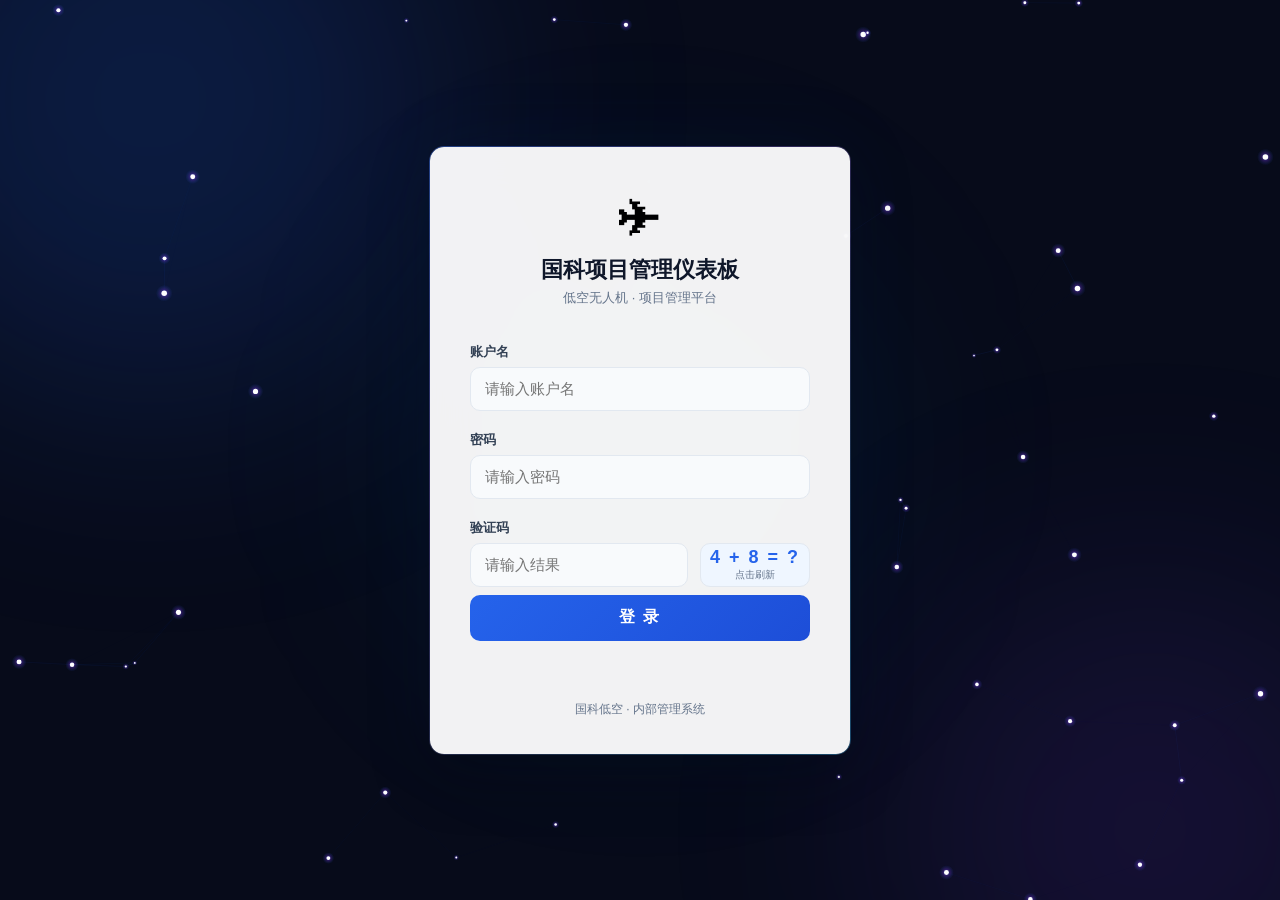
<file: login.html>
<!DOCTYPE html>
<html lang="zh-CN">
<head>
<meta charset="UTF-8">
<meta name="viewport" content="width=device-width, initial-scale=1.0">
<title>登录 - 国科项目管理仪表板</title>
<style>
  *, *::before, *::after { box-sizing: border-box; margin: 0; padding: 0; }

  :root {
    --primary: #2563eb;
    --primary-600: #1d4ed8;
    --primary-light: #eff6ff;
    --green: #0d9488;
    --red: #ef4444;
    --surface: #ffffff;
    --border: #e2e8f0;
    --text: #0f172a;
    --text-700: #334155;
    --text-500: #64748b;
    --radius: 10px;
    --radius-lg: 14px;
  }

  body {
    font-family: -apple-system, BlinkMacSystemFont, "Segoe UI", "PingFang SC", "Microsoft YaHei", sans-serif;
    background: #070b1a;
    display: flex; align-items: center; justify-content: center;
    min-height: 100vh; padding: 20px;
    overflow: hidden;
  }

  /* 画布粒子网络 */
  #particleCanvas {
    position: fixed; inset: 0; z-index: 0;
  }

  /* 浮动光晕 */
  .bg-orb {
    position: fixed; border-radius: 50%; filter: blur(120px);
    pointer-events: none; z-index: 0;
  }
  .bg-orb.orb-1 {
    width: 600px; height: 600px;
    background: rgba(37,99,235,.18);
    top: -200px; left: -150px;
    animation: orbFloat1 18s ease-in-out infinite;
  }
  .bg-orb.orb-2 {
    width: 500px; height: 500px;
    background: rgba(124,58,237,.12);
    bottom: -180px; right: -120px;
    animation: orbFloat2 22s ease-in-out infinite;
  }
  .bg-orb.orb-3 {
    width: 400px; height: 400px;
    background: rgba(14,165,233,.1);
    top: 50%; left: 50%; transform: translate(-50%,-50%);
    animation: orbFloat3 15s ease-in-out infinite;
  }
  @keyframes orbFloat1 {
    0%,100% { transform: translate(0,0) scale(1); }
    33% { transform: translate(80px,40px) scale(1.25); }
    66% { transform: translate(-30px,-20px) scale(.9); }
  }
  @keyframes orbFloat2 {
    0%,100% { transform: translate(0,0) scale(1); }
    33% { transform: translate(-60px,-30px) scale(1.15); }
    66% { transform: translate(40px,20px) scale(.85); }
  }
  @keyframes orbFloat3 {
    0%,100% { transform: translate(-50%,-50%) scale(1); }
    50% { transform: translate(-50%,-50%) scale(1.35); }
  }

  /* 登录卡片 */
  .login-card {
    position: relative; z-index: 1;
    background: rgba(255,255,255,.95);
    backdrop-filter: blur(20px);
    border-radius: var(--radius-lg);
    padding: 48px 40px 36px;
    width: 420px; max-width: 100%;
    box-shadow: 0 0 0 1px rgba(255,255,255,.1),
                0 20px 60px rgba(0,0,0,.3),
                0 0 80px rgba(37,99,235,.08);
    animation: cardIn .6s ease-out;
  }
  @keyframes cardIn {
    from { opacity: 0; transform: translateY(30px); }
    to { opacity: 1; transform: translateY(0); }
  }

  /* 光边 */
  .login-card::before {
    content: ''; position: absolute; inset: -1px; border-radius: 15px;
    padding: 1px;
    background: linear-gradient(135deg, rgba(37,99,235,.4), rgba(124,58,237,.2), rgba(37,99,235,.1), rgba(14,165,233,.3));
    -webkit-mask: linear-gradient(#fff 0 0) content-box, linear-gradient(#fff 0 0);
    -webkit-mask-composite: xor; mask-composite: exclude;
    animation: glowBorder 4s linear infinite;
    pointer-events: none;
  }
  @keyframes glowBorder {
    0% { background: linear-gradient(135deg, rgba(37,99,235,.4), rgba(124,58,237,.2), rgba(14,165,233,.1), rgba(37,99,235,.3)); }
    25% { background: linear-gradient(225deg, rgba(14,165,233,.3), rgba(37,99,235,.4), rgba(124,58,237,.2), rgba(37,99,235,.1)); }
    50% { background: linear-gradient(315deg, rgba(37,99,235,.1), rgba(14,165,233,.3), rgba(37,99,235,.4), rgba(124,58,237,.2)); }
    75% { background: linear-gradient(45deg, rgba(124,58,237,.2), rgba(37,99,235,.1), rgba(14,165,233,.3), rgba(37,99,235,.4)); }
    100% { background: linear-gradient(135deg, rgba(37,99,235,.4), rgba(124,58,237,.2), rgba(14,165,233,.1), rgba(37,99,235,.3)); }
  }

  .login-header { text-align: center; margin-bottom: 36px; }
  .login-logo {
    font-size: 42px; margin-bottom: 12px; display: inline-block;
    animation: logoFloat 3s ease-in-out infinite;
  }
  @keyframes logoFloat {
    0%,100% { transform: translateY(0); }
    50% { transform: translateY(-6px); }
  }
  .login-header h1 { font-size: 22px; font-weight: 700; color: var(--text); margin-bottom: 4px; }
  .login-header .sub { font-size: 13px; color: var(--text-500); }

  .form-group { margin-bottom: 20px; }
  .form-group label { display: block; font-size: 13px; font-weight: 600; color: var(--text-700); margin-bottom: 6px; }
  .form-group input {
    width: 100%; height: 44px;
    border: 1.5px solid var(--border);
    border-radius: var(--radius);
    padding: 0 14px;
    font-size: 15px;
    color: var(--text);
    background: #f8fafc;
    transition: all .25s ease;
    outline: none;
  }
  .form-group input:focus {
    border-color: var(--primary);
    box-shadow: 0 0 0 3px rgba(37,99,235,.08), 0 0 20px rgba(37,99,235,.06);
    background: #fff;
    transform: translateY(-1px);
  }

  .captcha-row { display: flex; gap: 12px; align-items: flex-end; }
  .captcha-row .form-group { flex: 1; margin-bottom: 0; }
  .captcha-box {
    width: 110px; height: 44px;
    background: var(--primary-light);
    border: 1.5px solid var(--border);
    border-radius: var(--radius);
    display: flex; align-items: center; justify-content: center;
    font-size: 18px; font-weight: 700; color: var(--primary);
    letter-spacing: 2px; user-select: none; cursor: pointer;
    flex-shrink: 0; flex-direction: column;
    transition: all .25s ease;
  }
  .captcha-box:hover { border-color: var(--primary); box-shadow: 0 0 12px rgba(37,99,235,.1); }
  .captcha-box:active { transform: scale(.96); }
  .captcha-box .captcha-hint { font-size: 10px; font-weight: 400; color: var(--text-500); letter-spacing: 0; }

  .btn-login {
    width: 100%; height: 46px;
    background: linear-gradient(135deg, var(--primary), #1d4ed8);
    color: #fff;
    border: none; border-radius: var(--radius);
    font-size: 16px; font-weight: 600; letter-spacing: 2px;
    cursor: pointer;
    transition: all .25s ease;
    margin-top: 8px;
    position: relative; overflow: hidden;
  }
  .btn-login:hover {
    background: linear-gradient(135deg, #3b82f6, #2563eb);
    box-shadow: 0 6px 24px rgba(37,99,235,.3);
    transform: translateY(-2px);
  }
  .btn-login:active { transform: scale(.98) translateY(0); }

  /* 按钮波纹 */
  .ripple {
    position: absolute; border-radius: 50%;
    background: rgba(255,255,255,.35);
    transform: scale(0); animation: rippleEffect .6s ease-out;
    pointer-events: none;
  }
  @keyframes rippleEffect {
    to { transform: scale(4); opacity: 0; }
  }

  .login-error {
    text-align: center; color: var(--red); font-size: 13px;
    margin-top: 16px; min-height: 20px; opacity: 0;
    transition: opacity .2s, transform .2s;
    transform: translateY(-4px);
  }
  .login-error.show { opacity: 1; transform: translateY(0); }

  .login-footer { text-align: center; margin-top: 24px; font-size: 12px; color: var(--text-500); }
</style>
</head>
<body>

<!-- 浮动光晕 -->
<div class="bg-orb orb-1"></div>
<div class="bg-orb orb-2"></div>
<div class="bg-orb orb-3"></div>

<!-- 粒子画布 -->
<canvas id="particleCanvas"></canvas>

<div class="login-card">
  <div class="login-header">
    <div class="login-logo">&#9992;</div>
    <h1>国科项目管理仪表板</h1>
    <div class="sub">低空无人机 · 项目管理平台</div>
  </div>

  <form id="loginForm" autocomplete="off">
    <div class="form-group">
      <label>账户名</label>
      <input type="text" id="username" placeholder="请输入账户名" autocomplete="off">
    </div>
    <div class="form-group">
      <label>密码</label>
      <input type="password" id="password" placeholder="请输入密码" autocomplete="new-password">
    </div>
    <div class="captcha-row">
      <div class="form-group">
        <label>验证码</label>
        <input type="text" id="captchaInput" placeholder="请输入结果" maxlength="4" autocomplete="off">
      </div>
      <div class="captcha-box" id="captchaBox" title="点击刷新验证码">
        <span id="captchaQuestion">3 + 4 = ?</span>
        <span class="captcha-hint">点击刷新</span>
      </div>
    </div>

    <button type="submit" class="btn-login" id="btnLogin">登 录</button>
  </form>

  <div class="login-error" id="loginError"></div>
  <div class="login-footer">国科低空 · 内部管理系统</div>
</div>

<script>
(function() {
  var AUTH_KEY = 'pmo_auth';
  var CRED = { u: 'jc000ex', p: '96369' };

  if (sessionStorage.getItem(AUTH_KEY) === '1') {
    window.location.replace('index.html');
  }

  // ===== 粒子网络 =====
  var canvas = document.getElementById('particleCanvas');
  var ctx = canvas.getContext('2d');
  var particles = [];
  var PARTICLE_COUNT = 55;
  var CONNECT_DIST = 130;

  function resize() {
    canvas.width = window.innerWidth;
    canvas.height = window.innerHeight;
  }
  resize();
  window.addEventListener('resize', resize);

  for (var i = 0; i < PARTICLE_COUNT; i++) {
    particles.push({
      x: Math.random() * canvas.width,
      y: Math.random() * canvas.height,
      vx: (Math.random() - .5) * .35,
      vy: (Math.random() - .5) * .35,
      r: Math.random() * 2 + .8
    });
  }

  function drawParticles() {
    ctx.clearRect(0, 0, canvas.width, canvas.height);

    for (var i = 0; i < particles.length; i++) {
      var p = particles[i];
      p.x += p.vx;
      p.y += p.vy;
      if (p.x < 0) p.x = canvas.width;
      if (p.x > canvas.width) p.x = 0;
      if (p.y < 0) p.y = canvas.height;
      if (p.y > canvas.height) p.y = 0;

      // 连线
      for (var j = i + 1; j < particles.length; j++) {
        var q = particles[j];
        var dx = p.x - q.x;
        var dy = p.y - q.y;
        var dist = Math.sqrt(dx * dx + dy * dy);
        if (dist < CONNECT_DIST) {
          var alpha = (1 - dist / CONNECT_DIST) * .18;
          ctx.strokeStyle = 'rgba(37,99,235,' + alpha + ')';
          ctx.lineWidth = .5;
          ctx.beginPath();
          ctx.moveTo(p.x, p.y);
          ctx.lineTo(q.x, q.y);
          ctx.stroke();
        }
      }

      // 绘制粒子（带光晕）
      var grad = ctx.createRadialGradient(p.x, p.y, 0, p.x, p.y, p.r * 3);
      grad.addColorStop(0, 'rgba(37,99,235,.7)');
      grad.addColorStop(.5, 'rgba(124,58,237,.25)');
      grad.addColorStop(1, 'rgba(37,99,235,0)');
      ctx.fillStyle = grad;
      ctx.beginPath();
      ctx.arc(p.x, p.y, p.r * 3, 0, Math.PI * 2);
      ctx.fill();

      ctx.fillStyle = '#fff';
      ctx.beginPath();
      ctx.arc(p.x, p.y, p.r, 0, Math.PI * 2);
      ctx.fill();
    }
    requestAnimationFrame(drawParticles);
  }
  drawParticles();

  // ===== 按钮波纹 =====
  document.getElementById('btnLogin').addEventListener('click', function(e) {
    var ripple = document.createElement('span');
    ripple.className = 'ripple';
    var rect = this.getBoundingClientRect();
    var size = Math.max(rect.width, rect.height);
    ripple.style.width = ripple.style.height = size + 'px';
    ripple.style.left = (e.clientX - rect.left - size / 2) + 'px';
    ripple.style.top = (e.clientY - rect.top - size / 2) + 'px';
    this.appendChild(ripple);
    setTimeout(function() { ripple.remove(); }, 600);
  });

  // ===== 验证码 =====
  var captchaA = 0, captchaB = 0;
  function refreshCaptcha() {
    captchaA = Math.floor(Math.random() * 15) + 1;
    captchaB = Math.floor(Math.random() * 15) + 1;
    var op = Math.random() > 0.5 ? '+' : '-';
    if (op === '-' && captchaA < captchaB) { var t = captchaA; captchaA = captchaB; captchaB = t; }
    document.getElementById('captchaQuestion').textContent = captchaA + ' ' + op + ' ' + captchaB + ' = ?';
    document.getElementById('captchaInput').value = '';
  }

  document.getElementById('captchaBox').addEventListener('click', refreshCaptcha);
  refreshCaptcha();

  // ===== 登录 =====
  document.getElementById('loginForm').addEventListener('submit', function(e) {
    e.preventDefault();
    var u = document.getElementById('username').value.trim();
    var p = document.getElementById('password').value;
    var answer = parseInt(document.getElementById('captchaInput').value.trim(), 10);
    var expected = document.getElementById('captchaQuestion').textContent.indexOf('-') > -1 ? captchaA - captchaB : captchaA + captchaB;

    var errEl = document.getElementById('loginError');
    if (!u) { showErr('请输入账户名'); return; }
    if (!p) { showErr('请输入密码'); return; }
    if (isNaN(answer)) { showErr('请输入验证码结果'); return; }
    if (answer !== expected) { showErr('验证码错误，请重试'); refreshCaptcha(); return; }
    if (u !== CRED.u || p !== CRED.p) { showErr('账户名或密码错误'); refreshCaptcha(); return; }

    sessionStorage.setItem(AUTH_KEY, '1');
    window.location.replace('index.html');
  });

  function showErr(msg) {
    var el = document.getElementById('loginError');
    el.textContent = msg;
    el.classList.add('show');
    setTimeout(function() { el.classList.remove('show'); }, 2500);
  }
})();
</script>
</body>
</html>
</file>
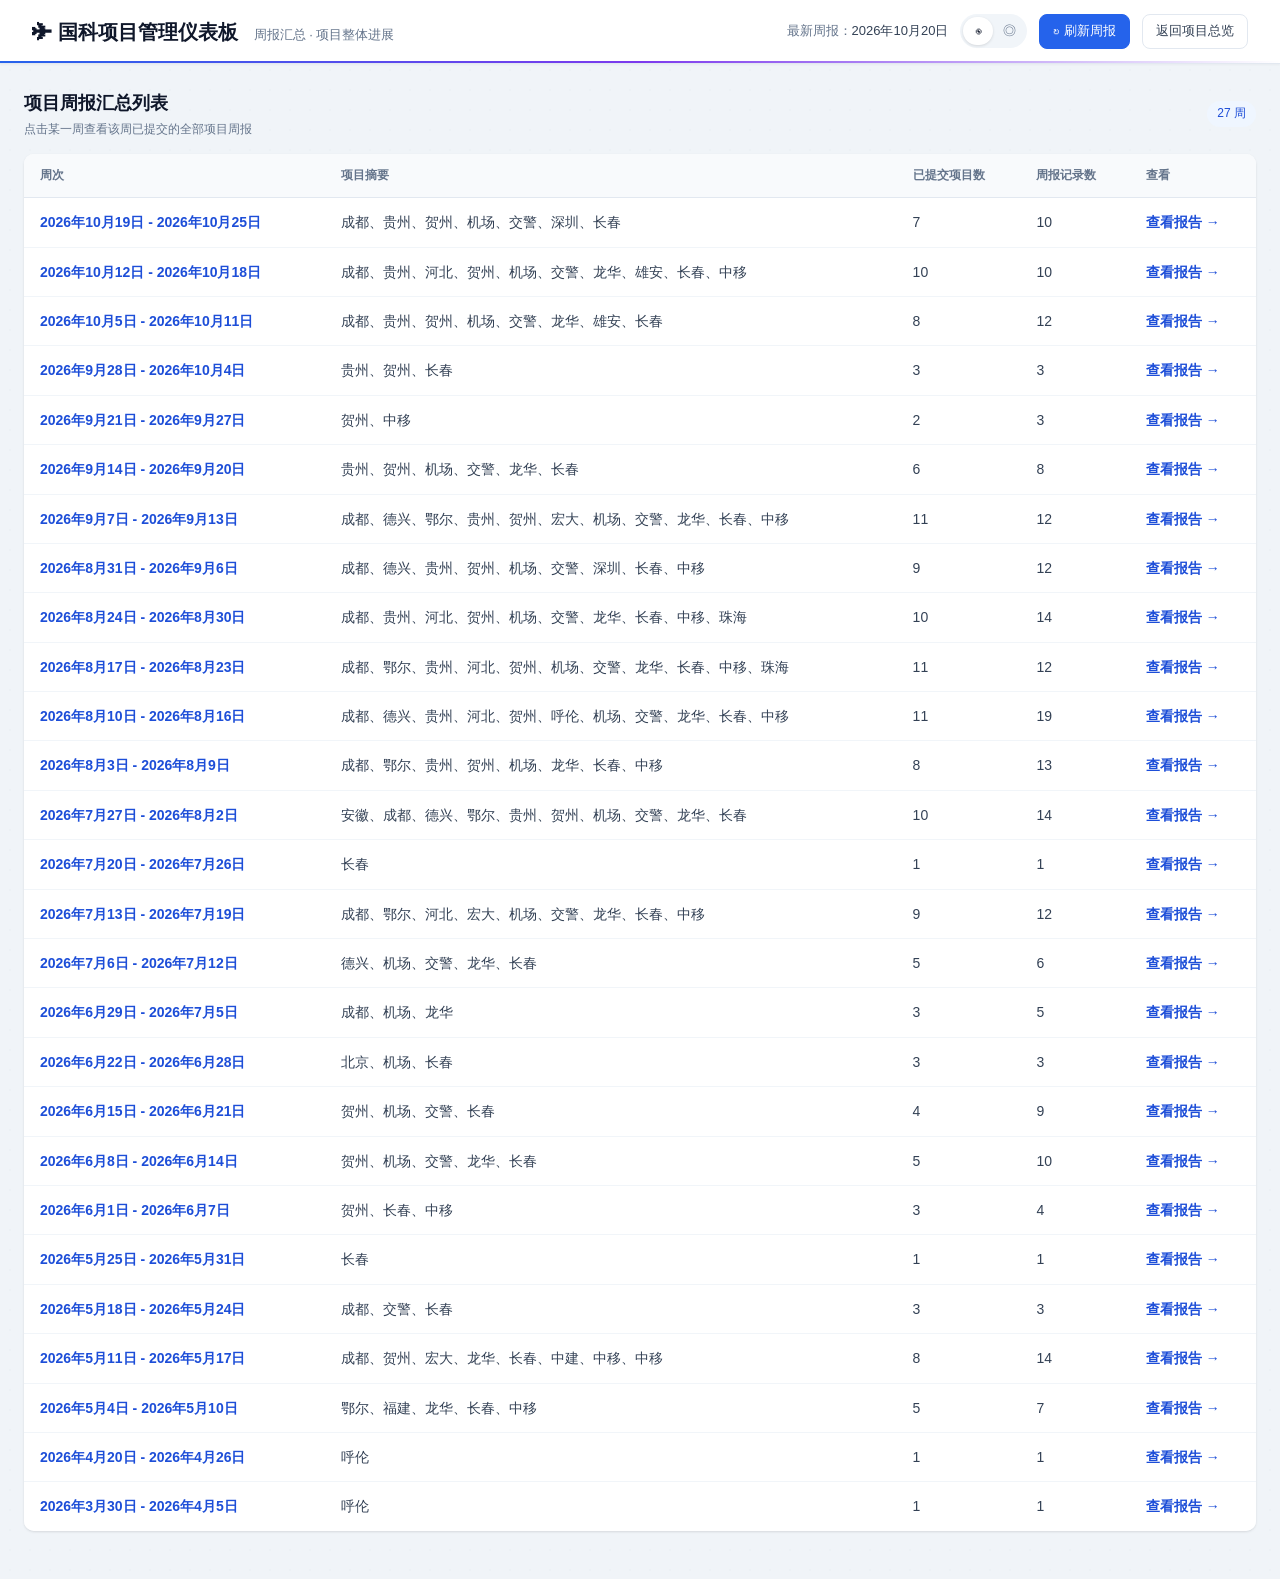
<file: weekly-report.html>
<!DOCTYPE html>
<html lang="zh-CN">
<head>
<meta charset="UTF-8">
<meta name="viewport" content="width=device-width, initial-scale=1.0">
<title>项目周报汇总</title>
<link rel="stylesheet" href="css/weekly-report.css?v=20261012-publish1">
</head>
<body>
<header class="header">
  <div class="header-left">
    <h1>✈ 国科项目管理仪表板</h1>
    <span class="header-subtitle">周报汇总 · 项目整体进展</span>
  </div>
  <div class="header-right">
    <span class="update-time">最新周报：<em id="headerLatestDate">读取中</em></span>
    <button class="theme-toggle" id="themeToggle" title="切换皮肤">
      <span data-theme-val="report" title="汇报模式">◉</span>
      <span data-theme-val="personal" title="自用模式">◎</span>
    </button>
    <button id="btnRefresh" class="btn-refresh">↻ 刷新周报</button>
    <a class="btn-back" href="index.html">返回项目总览</a>
  </div>
</header>
<main class="report-shell">
  <section id="notice" class="notice" hidden></section>
  <section id="weekListView">
    <div class="section-heading"><div><h2>项目周报汇总列表</h2><p id="listHint">正在读取周报记录...</p></div><span id="weekCount" class="count-badge"></span></div>
    <div id="weekList" class="week-list"></div>
  </section>
  <section id="weekDetailView" hidden>
    <div class="detail-toolbar"><button id="btnBack" class="btn-back">← 返回周列表</button><div class="detail-toolbar-actions"><button id="btnCopyRaw" class="btn-back">复制原始周报</button><button id="btnPrint" class="btn-back">⎙ 打印报告</button></div></div>
    <div class="report-title"><div><h2>本周各项目情况</h2><p id="selectedWeekLabel"></p></div></div>
    <nav class="report-tabs" role="tablist" aria-label="周报版本">
      <button class="report-tab active" id="tabRaw" role="tab" aria-selected="true" aria-controls="rawReportPanel">原始周报</button>
      <button class="report-tab" id="tabExternal" role="tab" aria-selected="false" aria-controls="externalReportPanel">对外报告</button>
    </nav>
    <section id="rawReportPanel" class="report-panel" role="tabpanel">
      <div class="external-toolbar"><p>复制本周原始内容发给我，我整理后可粘贴到“对外报告”中。</p></div>
      <div id="rawReportContent"></div>
    </section>
    <section id="externalReportPanel" class="report-panel" role="tabpanel" hidden>
      <div class="external-toolbar"><p id="externalReportStatus">粘贴整理好的报告并保存，内容会保存在当前浏览器。</p><div><button id="btnEditReport" class="btn-back" hidden>编辑报告</button><button id="btnCopyReport" class="btn-back" disabled>复制报告</button><button id="btnSaveReport" class="btn-refresh">保存对外报告</button></div></div>
      <textarea id="externalReportInput" class="external-report-input" placeholder="将整理后的对外报告粘贴到这里"></textarea>
      <article id="externalReport" class="external-report empty-report"><p>保存后，对外报告会显示在这里。</p></article>
    </section>
  </section>
</main>
<script src="js/weekly-report.js?v=20261012-publish1"></script>
</body>
</html>
</file>
<file: css/weekly-report.css>
:root,
[data-theme="report"] {
  --primary:#2563eb; --primary-600:#1d4ed8; --primary-light:#eff6ff; --primary-bg:#dbeafe;
  --green:#0d9488; --green-light:#e6f7f5; --orange:#f59e0b; --orange-light:#fef3c7;
  --red:#ef4444; --bg:#f0f4f8; --surface:#fff; --surface-hover:#f8fafc;
  --border:#e2e8f0; --border-light:#f1f5f9; --text:#0f172a; --text-700:#334155;
  --text-500:#64748b; --text-300:#cbd5e1; --radius-sm:8px; --radius:10px;
  --shadow-xs:0 1px 2px rgba(0,0,0,.04); --shadow:0 1px 3px rgba(0,0,0,.08),0 1px 2px rgba(0,0,0,.04);
  --shadow-color:0,0,0; --bg-pattern:url("data:image/svg+xml,%3Csvg width='20' height='20' xmlns='http://www.w3.org/2000/svg'%3E%3Ccircle cx='10' cy='10' r='0.8' fill='%2364748b' opacity='0.06'/%3E%3C/svg%3E");
  --header-accent:linear-gradient(90deg,var(--primary),#7c3aed,transparent);
}
[data-theme="personal"] {
  --primary:#d97706; --primary-600:#b45309; --primary-light:#fffbeb; --primary-bg:#fef3c7;
  --green:#10b981; --green-light:#ecfdf5; --orange:#f59e0b; --orange-light:#fef3c7;
  --red:#ef4444; --bg:#fefcf5; --surface:#fff; --surface-hover:#fffbeb;
  --border:#fde68a; --border-light:#fef3c7; --text:#1c1917; --text-700:#44403c;
  --text-500:#78716c; --text-300:#d6d3d1; --radius-sm:10px; --radius:14px;
  --shadow-xs:0 1px 2px rgba(245,158,11,.06); --shadow:0 2px 6px rgba(245,158,11,.1),0 1px 3px rgba(0,0,0,.05);
  --shadow-color:245,158,11; --bg-pattern:url("data:image/svg+xml,%3Csvg width='32' height='28' xmlns='http://www.w3.org/2000/svg'%3E%3Cpolygon points='16,1 30,8 30,22 16,28 2,22 2,8' fill='none' stroke='%23f59e0b' stroke-width='0.3' opacity='0.12'/%3E%3C/svg%3E");
  --header-accent:linear-gradient(90deg,var(--primary),#f97316,transparent);
}
*,*::before,*::after { box-sizing:border-box; }
[hidden] { display:none!important; }
body { margin:0; min-height:100vh; color:var(--text); background-color:var(--bg); background-image:var(--bg-pattern); font-family:-apple-system,BlinkMacSystemFont,"Segoe UI","PingFang SC","Microsoft YaHei",sans-serif; line-height:1.6; transition:background-color .25s,color .25s; }
.header { min-height:64px; padding:0 32px; background:var(--surface); border-bottom:1px solid var(--border); box-shadow:var(--shadow-xs); display:flex; justify-content:space-between; align-items:center; gap:20px; position:sticky; top:0; z-index:10; }
.header::after { content:""; position:absolute; bottom:0; left:0; right:0; height:2px; background:var(--header-accent); }
.header-left { display:flex; align-items:baseline; gap:16px; min-width:0; }
.header-left h1 { margin:0; color:var(--text); font-size:20px; font-weight:700; white-space:nowrap; }
.header-subtitle { color:var(--text-500); font-size:13px; white-space:nowrap; }
.header-right { display:flex; align-items:center; justify-content:flex-end; gap:12px; }
.update-time { color:var(--text-500); font-size:13px; white-space:nowrap; }
.update-time em { color:var(--text-700); font-style:normal; }
.theme-toggle { display:flex; gap:1px; padding:3px; border:0; border-radius:20px; background:var(--border-light); cursor:pointer; }
.theme-toggle span { width:30px; height:28px; display:flex; align-items:center; justify-content:center; border-radius:18px; font-size:13px; color:var(--text-500); }
.theme-toggle span.active { background:var(--surface); box-shadow:0 1px 3px rgba(var(--shadow-color),.12); color:var(--text); }
.btn-refresh,.btn-back { display:inline-flex; align-items:center; justify-content:center; gap:6px; padding:6px 13px; border:1px solid var(--border); border-radius:var(--radius-sm); background:var(--surface); color:var(--text-700); font:inherit; font-size:13px; text-decoration:none; cursor:pointer; transition:all .15s; white-space:nowrap; }
.btn-refresh { border-color:var(--primary); background:var(--primary); color:#fff; }
.btn-refresh:hover { background:var(--primary-600); }
.btn-refresh:disabled { opacity:.6; cursor:wait; }
.btn-back:hover { border-color:var(--primary); color:var(--primary); background:var(--primary-light); }
.report-shell { max-width:1400px; margin:0 auto; padding:24px 24px 48px; }
.section-heading { min-height:52px; margin-bottom:14px; display:flex; justify-content:space-between; align-items:center; gap:16px; }
.section-heading h2 { margin:0; color:var(--text); font-size:18px; font-weight:650; }
.section-heading p { margin:3px 0 0; color:var(--text-500); font-size:12px; }
.count-badge { padding:3px 10px; border-radius:16px; background:var(--primary-light); color:var(--primary-600); font-size:12px; white-space:nowrap; }
.week-table-wrap { overflow-x:auto; border-radius:var(--radius); box-shadow:var(--shadow); }
.week-table { width:100%; min-width:650px; border-collapse:collapse; overflow:hidden; background:var(--surface); font-size:14px; }
.week-table th { padding:12px 16px; border-bottom:1px solid var(--border); background:var(--surface-hover); color:var(--text-500); font-size:12px; font-weight:600; text-align:left; white-space:nowrap; }
.week-table td { padding:13px 16px; border-bottom:1px solid var(--border-light); color:var(--text-700); }
.week-table tbody tr { cursor:pointer; transition:background .15s; }
.week-table tbody tr:hover { background:var(--primary-light); }
.week-table tbody tr:last-child td { border-bottom:0; }
.week-link { color:var(--primary-600)!important; font-weight:600; }
.week-table .num { font-variant-numeric:tabular-nums; }
.notice { margin-bottom:16px; padding:10px 14px; border:1px solid #bbf7d0; border-radius:var(--radius-sm); background:#ecfdf5; color:#166534; font-size:13px; }
.notice.warn { border-color:#fed7aa; background:var(--orange-light); color:#9a3412; }
.detail-toolbar { display:flex; justify-content:space-between; align-items:center; margin-bottom:14px; }
.detail-toolbar-actions { display:flex; align-items:center; gap:8px; }
.report-title { margin-bottom:14px; padding:18px 22px; border-radius:var(--radius); border-left:4px solid var(--primary); background:var(--surface); box-shadow:var(--shadow); }
.report-title h2 { margin:0; color:var(--text); font-size:21px; }
.report-title p { margin:4px 0 0; color:var(--text-500); font-size:13px; }
.report-tabs { display:flex; align-items:center; gap:22px; margin:0 0 14px; border-bottom:1px solid var(--border); }
.report-tab { position:relative; padding:9px 2px 10px; border:0; background:transparent; color:var(--text-500); font:inherit; font-size:14px; cursor:pointer; }
.report-tab.active { color:var(--primary-600); font-weight:650; }
.report-tab.active::after { content:""; position:absolute; right:0; bottom:-1px; left:0; height:2px; background:var(--primary); }
.report-panel[hidden] { display:none; }
.external-toolbar { min-height:52px; margin-bottom:12px; display:flex; align-items:center; justify-content:space-between; gap:14px; }
.external-toolbar p { color:var(--text-500); font-size:13px; }
.external-toolbar > div { display:flex; gap:8px; }
.external-toolbar input { width:150px; padding:6px 10px; border:1px solid var(--border); border-radius:var(--radius-sm); background:var(--surface); color:var(--text); font:inherit; font-size:13px; }
.external-toolbar input:focus { outline:2px solid var(--primary-bg); border-color:var(--primary); }
.external-report { padding:24px 28px; border-radius:var(--radius); background:var(--surface); box-shadow:var(--shadow); color:var(--text-700); }
.external-report-input { display:block; width:100%; min-height:240px; margin:0 0 14px; padding:14px 16px; resize:vertical; border:1px solid var(--border); border-radius:var(--radius); background:var(--surface); color:var(--text-700); font:inherit; font-size:14px; line-height:1.7; }
.external-report-input.report-editor-hidden { display:none!important; }
.external-report-input:focus { outline:2px solid var(--primary-bg); border-color:var(--primary); }
.external-report.empty-report { color:var(--text-500); text-align:center; }
.external-report h1 { margin:0 0 18px; padding-bottom:12px; border-bottom:1px solid var(--border); color:var(--text); font-size:22px; }
.external-report h2 { margin:22px 0 9px; color:var(--text); font-size:17px; }
.external-report h3 { margin:26px 0 10px; padding:9px 12px 9px 14px; border-left:4px solid var(--primary); border-bottom:1px solid var(--primary-bg); background:var(--primary-light); color:var(--primary-600); font-size:17px; font-weight:700; line-height:1.45; }
.external-report p { margin:7px 0; }
.external-report ul,.external-report ol { margin:8px 0 12px 22px; padding:0; }
.external-report li { margin:4px 0; }
.external-report strong { color:var(--text); }
.project-report { margin-bottom:14px; overflow:hidden; border-radius:var(--radius); background:var(--surface); box-shadow:var(--shadow); page-break-inside:avoid; }
.project-head { display:flex; justify-content:space-between; align-items:flex-start; gap:18px; padding:13px 18px; border-bottom:1px solid var(--border-light); background:var(--surface-hover); }
.project-name { color:var(--text); font-size:16px; font-weight:650; }
.project-sub { margin-top:2px; color:var(--text-500); font-size:12px; }
.project-status { color:var(--primary-600); font-size:12px; white-space:nowrap; }
.project-content { padding:16px 18px 18px; }
.report-entry { margin-bottom:16px; padding-left:14px; border-left:2px solid var(--primary-bg); }
.report-entry:last-child { margin-bottom:0; }
.entry-meta { margin-bottom:5px; color:var(--text-500); font-size:12px; }
.entry-text { color:var(--text-700); font-size:14px; white-space:normal; }
.entry-text p { margin:0 0 8px; }
.entry-text p:last-child { margin-bottom:0; }
.entry-text ul { margin:4px 0 8px 20px; padding:0; }
.entry-text li { margin:2px 0; }
.entry-text .text-heading { margin-top:8px; color:var(--text); font-weight:650; }
.empty { padding:48px 20px; border-radius:var(--radius); background:var(--surface); box-shadow:var(--shadow); color:var(--text-500); text-align:center; }
@media(max-width:900px) { .header { padding:10px 16px; flex-wrap:wrap; } .header-left h1 { font-size:17px; } .header-subtitle { display:none; } .header-right { gap:8px; flex-wrap:wrap; } .report-shell { padding:18px 16px 36px; } }
@media(max-width:600px) { .header { align-items:flex-start; } .header-right { justify-content:flex-start; } .update-time { width:100%; } .report-shell { padding:14px 12px 30px; } .project-head { display:block; } .project-status { display:block; margin-top:4px; } .external-toolbar { align-items:stretch; flex-direction:column; } .external-toolbar > div { flex-wrap:wrap; } }
@media print { body { background:#fff; } .header,.detail-toolbar,.notice { display:none!important; } .report-shell { max-width:none; padding:0; } .project-report,.report-title { box-shadow:none; border:1px solid #bbb; } }
</file>
